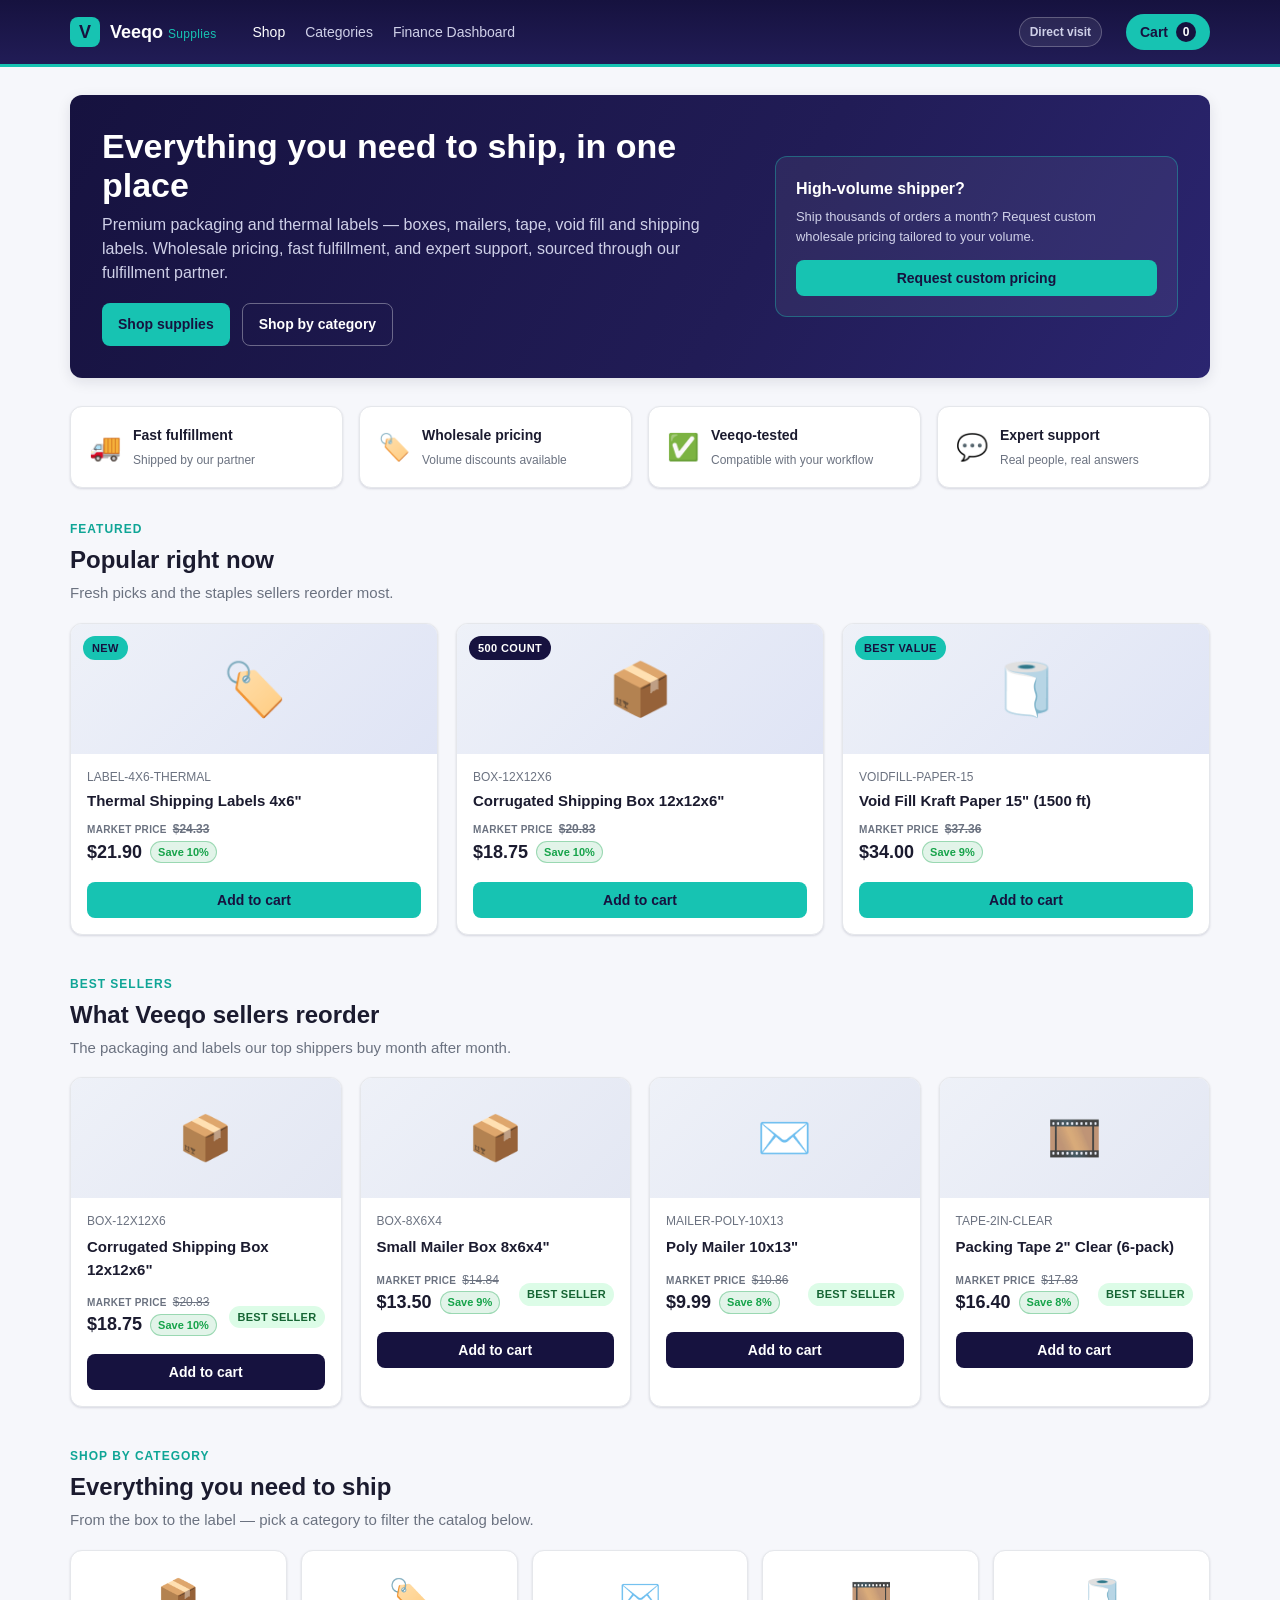
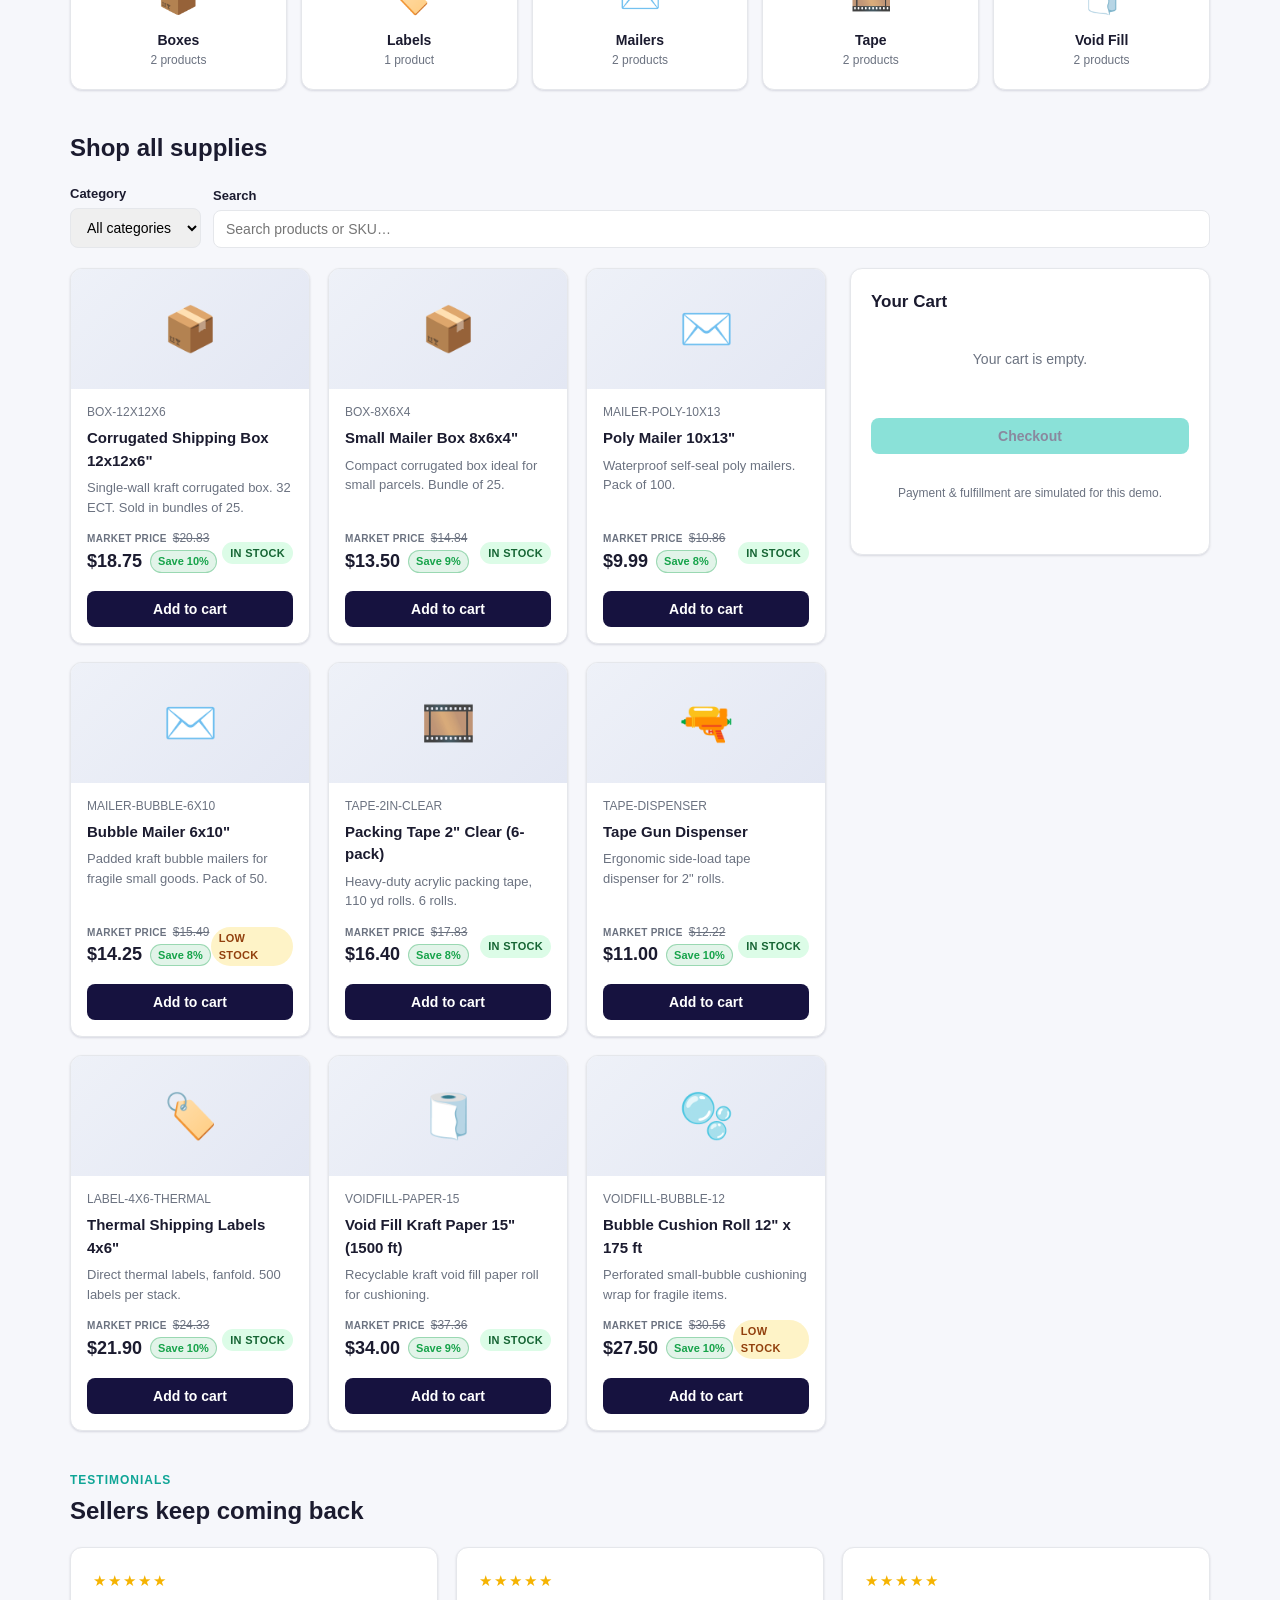
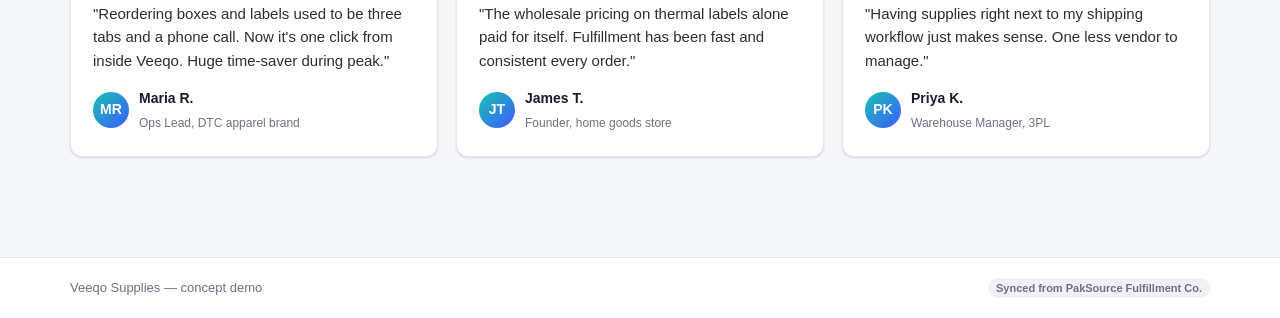
<file: index.html>
<!DOCTYPE html>
<html lang="en">
<head>
  <meta charset="UTF-8" />
  <meta name="viewport" content="width=device-width, initial-scale=1.0" />
  <title>Veeqo Supplies — Packaging &amp; Labels</title>
  <link rel="stylesheet" href="css/styles.css" />
</head>
<body>
  <header class="vq-header">
    <div class="vq-header__inner">
      <a class="vq-logo" href="index.html">
        <span class="vq-logo__mark">V</span>
        <span>Veeqo <span class="vq-logo__sub">Supplies</span></span>
      </a>
      <nav class="vq-nav">
        <a href="index.html" class="active">Shop</a>
        <a href="#categories">Categories</a>
        <a href="dashboard.html">Finance Dashboard</a>
      </nav>
      <div class="vq-header__spacer"></div>
      <span id="attrBadge" class="vq-attr-badge is-direct">Direct visit</span>
      <button class="vq-cart-pill" id="cartToggle">
        <span>Cart</span>
        <span class="vq-cart-pill__count" id="cartCount">0</span>
      </button>
    </div>
  </header>

  <main class="vq-main">

    <!-- HERO -->
    <div class="vq-hero vq-hero--lg">
      <div>
        <h1>Everything you need to ship, in one place</h1>
        <p>Premium packaging and thermal labels — boxes, mailers, tape, void fill and shipping labels. Wholesale pricing, fast fulfillment, and expert support, sourced through our fulfillment partner.</p>
        <div class="vq-hero__ctas">
          <a class="vq-btn vq-btn--primary" href="#shop">Shop supplies</a>
          <a class="vq-btn vq-btn--ghost" href="#categories" style="color:#fff; border-color:rgba(255,255,255,0.35);">Shop by category</a>
        </div>
      </div>
      <div class="vq-hero__callout">
        <h4>High-volume shipper?</h4>
        <p>Ship thousands of orders a month? Request custom wholesale pricing tailored to your volume.</p>
        <button class="vq-btn vq-btn--primary vq-btn--block" id="customPricingBtn">Request custom pricing</button>
      </div>
    </div>

    <!-- TRUST BAR -->
    <div class="vq-trustbar">
      <div class="vq-trust"><span class="vq-trust__icon">🚚</span><span><span class="vq-trust__t">Fast fulfillment</span><br><span class="vq-trust__s">Shipped by our partner</span></span></div>
      <div class="vq-trust"><span class="vq-trust__icon">🏷️</span><span><span class="vq-trust__t">Wholesale pricing</span><br><span class="vq-trust__s">Volume discounts available</span></span></div>
      <div class="vq-trust"><span class="vq-trust__icon">✅</span><span><span class="vq-trust__t">Veeqo-tested</span><br><span class="vq-trust__s">Compatible with your workflow</span></span></div>
      <div class="vq-trust"><span class="vq-trust__icon">💬</span><span><span class="vq-trust__t">Expert support</span><br><span class="vq-trust__s">Real people, real answers</span></span></div>
    </div>

    <!-- FEATURED -->
    <section class="vq-section">
      <div class="vq-section__head">
        <div class="vq-section__eyebrow">Featured</div>
        <h2 class="vq-section__title">Popular right now</h2>
        <p class="vq-section__sub">Fresh picks and the staples sellers reorder most.</p>
      </div>
      <div class="vq-featured" id="featured"><p class="vq-empty">Loading…</p></div>
    </section>

    <!-- BEST SELLERS -->
    <section class="vq-section">
      <div class="vq-section__head">
        <div class="vq-section__eyebrow">Best sellers</div>
        <h2 class="vq-section__title">What Veeqo sellers reorder</h2>
        <p class="vq-section__sub">The packaging and labels our top shippers buy month after month.</p>
      </div>
      <div class="vq-grid" id="bestsellers"><p class="vq-empty">Loading…</p></div>
    </section>

    <!-- SHOP BY CATEGORY -->
    <section class="vq-section" id="categories">
      <div class="vq-section__head">
        <div class="vq-section__eyebrow">Shop by category</div>
        <h2 class="vq-section__title">Everything you need to ship</h2>
        <p class="vq-section__sub">From the box to the label — pick a category to filter the catalog below.</p>
      </div>
      <div class="vq-cats" id="catTiles"></div>
    </section>

    <!-- SHOP (full catalog + cart) -->
    <section id="shop">
      <div class="vq-section__head">
        <h2 class="vq-section__title">Shop all supplies</h2>
      </div>
      <div class="vq-controls">
        <div class="vq-field">
          <label for="catFilter">Category</label>
          <select id="catFilter"><option value="">All categories</option></select>
        </div>
        <div class="vq-field" style="flex:1; min-width:200px;">
          <label for="searchBox">Search</label>
          <input id="searchBox" type="text" placeholder="Search products or SKU…" />
        </div>
      </div>

      <div class="vq-layout">
        <section>
          <div class="vq-grid" id="grid"><p class="vq-empty">Loading catalog…</p></div>
        </section>

        <aside>
          <div class="vq-panel">
            <h3>Your Cart</h3>
            <div id="cartLines"><p class="vq-empty">Your cart is empty.</p></div>
            <div class="vq-totals" id="cartTotals" style="display:none;">
              <div class="row"><span class="muted">Subtotal</span><span id="tSubtotal">$0.00</span></div>
              <div class="row"><span class="muted">Shipping</span><span id="tShipping">$0.00</span></div>
              <div class="row"><span class="muted">Tax (8.25%)</span><span id="tTax">$0.00</span></div>
              <div class="row grand"><span>Order total</span><span id="tOrderValue">$0.00</span></div>
            </div>
            <button class="vq-btn vq-btn--primary vq-btn--block" id="checkoutBtn" style="margin-top:14px;" disabled>Checkout</button>
            <p class="vq-empty" style="margin-top:10px; font-size:12px;">Payment &amp; fulfillment are simulated for this demo.</p>
          </div>
        </aside>
      </div>
    </section>

    <!-- TESTIMONIALS -->
    <section class="vq-section" style="margin-top:40px;">
      <div class="vq-section__head">
        <div class="vq-section__eyebrow">Testimonials</div>
        <h2 class="vq-section__title">Sellers keep coming back</h2>
      </div>
      <div class="vq-testimonials">
        <div class="vq-quote">
          <div class="vq-quote__stars">★★★★★</div>
          <p class="vq-quote__text">"Reordering boxes and labels used to be three tabs and a phone call. Now it's one click from inside Veeqo. Huge time-saver during peak."</p>
          <div class="vq-quote__who"><span class="vq-quote__avatar">MR</span><span><span class="vq-quote__name">Maria R.</span><br><span class="vq-quote__role">Ops Lead, DTC apparel brand</span></span></div>
        </div>
        <div class="vq-quote">
          <div class="vq-quote__stars">★★★★★</div>
          <p class="vq-quote__text">"The wholesale pricing on thermal labels alone paid for itself. Fulfillment has been fast and consistent every order."</p>
          <div class="vq-quote__who"><span class="vq-quote__avatar">JT</span><span><span class="vq-quote__name">James T.</span><br><span class="vq-quote__role">Founder, home goods store</span></span></div>
        </div>
        <div class="vq-quote">
          <div class="vq-quote__stars">★★★★★</div>
          <p class="vq-quote__text">"Having supplies right next to my shipping workflow just makes sense. One less vendor to manage."</p>
          <div class="vq-quote__who"><span class="vq-quote__avatar">PK</span><span><span class="vq-quote__name">Priya K.</span><br><span class="vq-quote__role">Warehouse Manager, 3PL</span></span></div>
        </div>
      </div>
    </section>

  </main>

  <footer class="vq-footer">
    <div class="vq-footer__inner">
      <span>Veeqo Supplies — concept demo</span>
      <span class="vq-tag" id="syncInfo">catalog</span>
    </div>
  </footer>

  <!-- Checkout modal -->
  <div class="vq-modal-overlay" id="checkoutModal">
    <div class="vq-modal">
      <div class="vq-modal__head">
        <h3>Checkout</h3>
        <p>Simulated payment — no real card is processed.</p>
      </div>
      <div class="vq-modal__body">
        <div class="vq-field">
          <label>Name on card</label>
          <input type="text" id="ccName" value="Sample Shopper" />
        </div>
        <div class="vq-field">
          <label>Card number</label>
          <input type="text" id="ccNum" value="4242 4242 4242 4242" />
          <div class="hint">Only a PSP reference is stored — never raw card data.</div>
        </div>
        <div class="vq-totals">
          <div class="row grand"><span>Amount</span><span id="payAmount">$0.00</span></div>
        </div>
      </div>
      <div class="vq-modal__foot">
        <button class="vq-btn vq-btn--ghost" id="cancelCheckout">Cancel</button>
        <button class="vq-btn vq-btn--primary" id="payBtn" style="flex:1;">Pay now</button>
      </div>
    </div>
  </div>

  <div class="vq-toast" id="toast"></div>

  <script src="js/attribution.js"></script>
  <script src="js/catalog.js"></script>
  <script src="js/commission.js"></script>
  <script src="js/cart.js"></script>
  <script src="js/order.js"></script>
  <script src="js/storefront.js"></script>
</body>
</html>
</file>
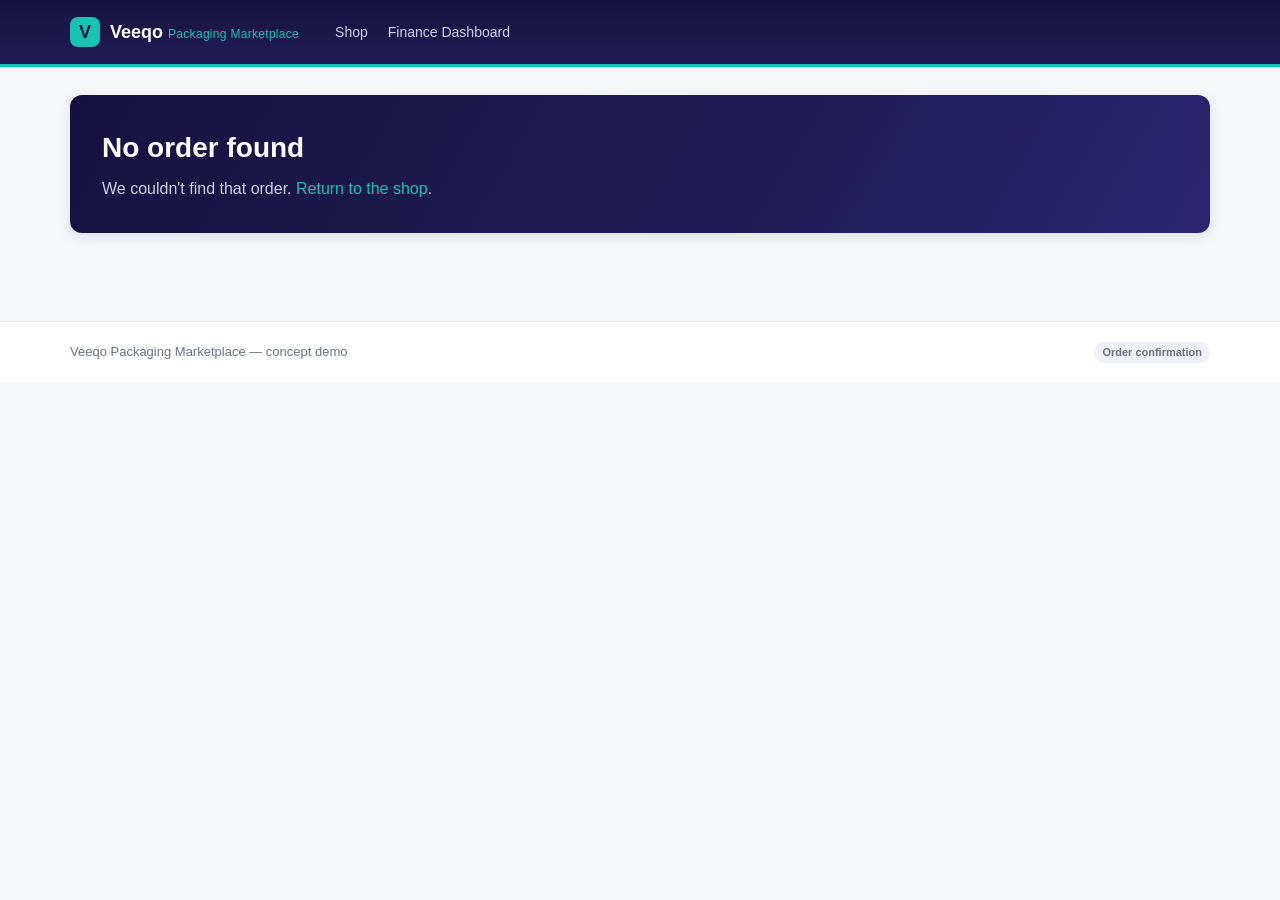
<file: confirmation.html>
<!DOCTYPE html>
<html lang="en">
<head>
  <meta charset="UTF-8" />
  <meta name="viewport" content="width=device-width, initial-scale=1.0" />
  <title>Order Confirmed — Veeqo Packaging Marketplace</title>
  <link rel="stylesheet" href="css/styles.css" />
</head>
<body>
  <header class="vq-header">
    <div class="vq-header__inner">
      <a class="vq-logo" href="index.html">
        <span class="vq-logo__mark">V</span>
        <span>Veeqo <span class="vq-logo__sub">Packaging Marketplace</span></span>
      </a>
      <nav class="vq-nav">
        <a href="index.html">Shop</a>
        <a href="dashboard.html">Finance Dashboard</a>
      </nav>
      <div class="vq-header__spacer"></div>
    </div>
  </header>

  <main class="vq-main">
    <div id="confirmRoot"><p class="vq-empty">Loading your order…</p></div>
  </main>

  <footer class="vq-footer">
    <div class="vq-footer__inner">
      <span>Veeqo Packaging Marketplace — concept demo</span>
      <span class="vq-tag">Order confirmation</span>
    </div>
  </footer>

  <script src="js/commission.js"></script>
  <script src="js/order.js"></script>
  <script>
  (function () {
    "use strict";
    var money = function (n, c) {
      return new Intl.NumberFormat("en-US", { style: "currency", currency: c || "USD" }).format(n);
    };
    function esc(s) { return String(s == null ? "" : s).replace(/[&<>"]/g, function (c) {
      return { "&": "&amp;", "<": "&lt;", ">": "&gt;", '"': "&quot;" }[c]; }); }

    var params = new URLSearchParams(location.search);
    var orderId = params.get("order");
    try { if (!orderId) orderId = sessionStorage.getItem("vq_last_order"); } catch (e) {}

    var root = document.getElementById("confirmRoot");
    var order = orderId ? window.Orders.getOrder(orderId) : null;

    if (!order) {
      root.innerHTML = '<div class="vq-hero"><h1>No order found</h1>' +
        '<p>We couldn\'t find that order. <a href="index.html" style="color:#17c3b2;">Return to the shop</a>.</p></div>';
      return;
    }

    var pending = order.status === "PAID" && order.fulfillmentPending;
    var statusLine = order.status === "CONFIRMED"
      ? '<span class="vq-stock in">Confirmed &amp; sent to supplier</span>'
      : (pending
        ? '<span class="vq-stock low">Paid — awaiting supplier confirmation</span>'
        : '<span class="vq-stock in">' + esc(order.status) + '</span>');

    var lines = order.lines.map(function (l) {
      return '<tr><td>' + esc(l.name) + '<br><small style="color:#6b7280;">' + esc(l.sku) + '</small></td>' +
        '<td class="num">' + l.quantity + '</td>' +
        '<td class="num">' + money(l.unitPriceAtPurchase, order.currency) + '</td>' +
        '<td class="num">' + money(l.lineTotal, order.currency) + '</td></tr>';
    }).join("");

    root.innerHTML =
      '<div class="vq-hero" style="background:linear-gradient(120deg,#0fa596,#17c3b2);">' +
        '<h1>✓ Order confirmed</h1>' +
        '<p>Thanks! Your packaging order has been placed and handed to our fulfillment partner.</p>' +
      '</div>' +
      '<div class="vq-stats">' +
        '<div class="vq-stat"><div class="vq-stat__label">Order ID</div><div class="vq-stat__value" style="font-size:15px; word-break:break-all;">' + esc(order.orderId) + '</div></div>' +
        '<div class="vq-stat"><div class="vq-stat__label">Supplier Order ID</div><div class="vq-stat__value" style="font-size:18px;">' + esc(order.supplierOrderId || "Pending") + '</div></div>' +
        '<div class="vq-stat"><div class="vq-stat__label">Status</div><div class="vq-stat__value" style="font-size:15px;">' + statusLine + '</div></div>' +
        '<div class="vq-stat accent"><div class="vq-stat__label">Order Total</div><div class="vq-stat__value">' + money(order.orderValue, order.currency) + '</div></div>' +
      '</div>' +
      (pending ? '<div class="vq-recon bad" style="background:#fef3c7;color:#92400e;border-color:#fcd34d;">Payment captured and revenue recorded. The supplier hand-off did not complete and will be retried automatically — your card was still charged and the order is valid.</div>' : '') +
      '<div class="vq-table-wrap" style="margin-bottom:20px;">' +
        '<table class="vq-table"><thead><tr><th>Item</th><th class="num">Qty</th><th class="num">Unit price</th><th class="num">Line total</th></tr></thead>' +
        '<tbody>' + lines + '</tbody>' +
        '<tfoot>' +
          '<tr><td colspan="3" class="num" style="color:#6b7280;">Subtotal</td><td class="num">' + money(order.subtotal, order.currency) + '</td></tr>' +
          '<tr><td colspan="3" class="num" style="color:#6b7280;">Shipping</td><td class="num">' + (order.shipping === 0 ? "FREE" : money(order.shipping, order.currency)) + '</td></tr>' +
          '<tr><td colspan="3" class="num" style="color:#6b7280;">Tax</td><td class="num">' + money(order.tax, order.currency) + '</td></tr>' +
          '<tr><td colspan="3" class="num" style="font-weight:700;">Order total</td><td class="num" style="font-weight:700;">' + money(order.orderValue, order.currency) + '</td></tr>' +
        '</tfoot></table>' +
      '</div>' +
      '<div style="display:flex; gap:12px; align-items:center;">' +
        '<a class="vq-btn vq-btn--primary" href="index.html">Continue shopping</a>' +
        '<a class="vq-btn vq-btn--ghost" href="dashboard.html">View finance dashboard</a>' +
        '<span class="vq-tag">Attribution: ' + esc(order.attribution.source) + '</span>' +
      '</div>';
  })();
  </script>
</body>
</html>
</file>
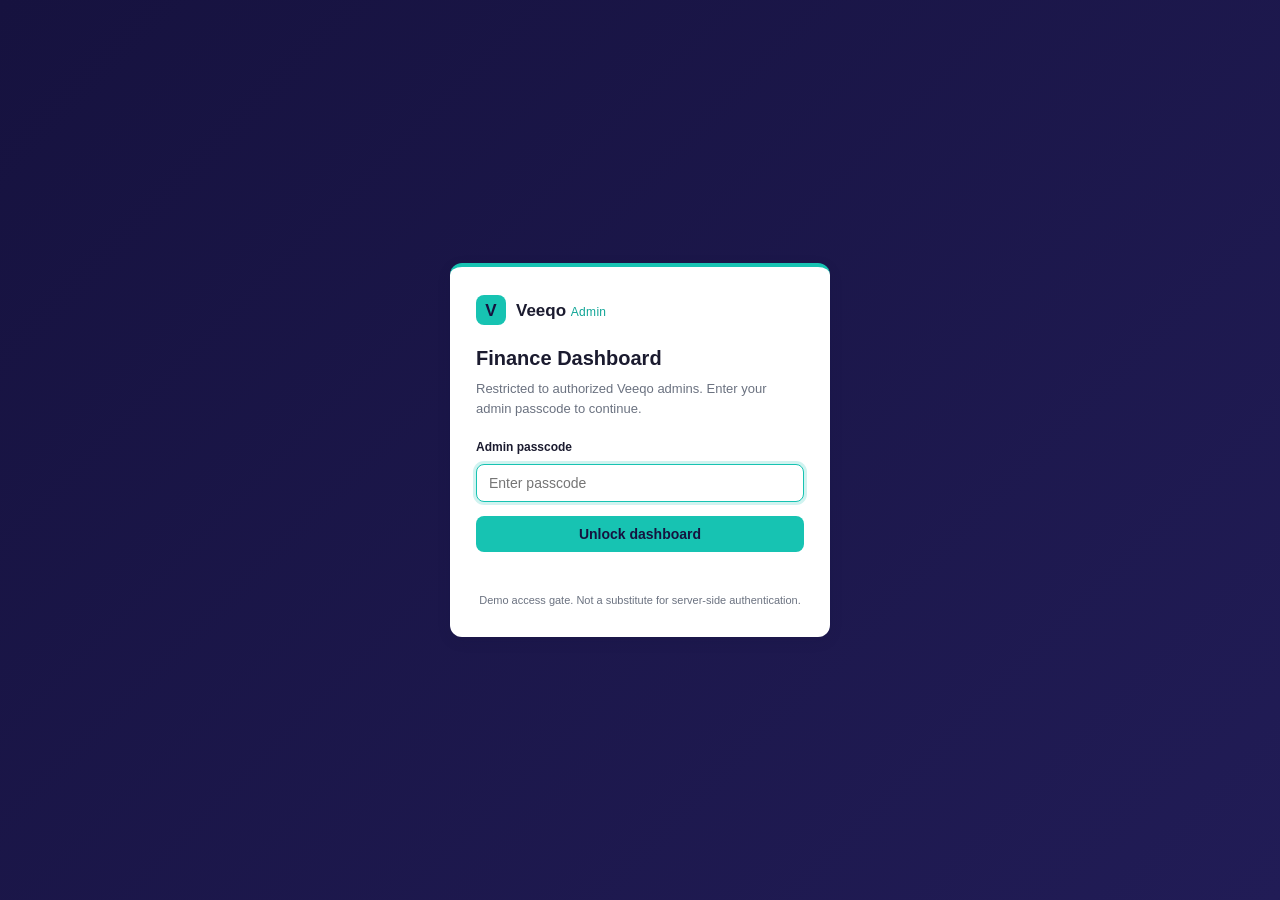
<file: dashboard.html>
<!DOCTYPE html>
<html lang="en">
<head>
  <meta charset="UTF-8" />
  <meta name="viewport" content="width=device-width, initial-scale=1.0" />
  <title>Finance Dashboard — Veeqo Packaging Marketplace</title>
  <link rel="stylesheet" href="css/styles.css" />
</head>
<body>
  <header class="vq-header">
    <div class="vq-header__inner">
      <a class="vq-logo" href="index.html">
        <span class="vq-logo__mark">V</span>
        <span>Veeqo <span class="vq-logo__sub">Packaging Marketplace</span></span>
      </a>
      <nav class="vq-nav">
        <a href="index.html">Shop</a>
        <a href="dashboard.html" class="active">Finance Dashboard</a>
      </nav>
      <div class="vq-header__spacer"></div>
      <span class="vq-attr-badge" id="rateBadge">Commission —</span>
    </div>
  </header>

  <main class="vq-main">
    <h1 class="vq-page-title">Revenue &amp; Commission</h1>
    <p class="vq-page-sub">Per-order revenue, Veeqo's commission split, and supplier payable. Aggregates only non-reversed revenue records (P2, P6, P11).</p>

    <div class="vq-controls">
      <div class="vq-field">
        <label for="fromDate">From</label>
        <input type="date" id="fromDate" />
      </div>
      <div class="vq-field">
        <label for="toDate">To</label>
        <input type="date" id="toDate" />
      </div>
      <div class="vq-field">
        <label for="sourceFilter">Attribution source</label>
        <select id="sourceFilter">
          <option value="ALL">All sources</option>
          <option value="VEEQO">Veeqo</option>
          <option value="DIRECT">Direct</option>
          <option value="OTHER">Other</option>
        </select>
      </div>
      <button class="vq-btn vq-btn--ghost" id="applyBtn">Apply</button>
      <div class="vq-header__spacer"></div>
      <button class="vq-btn vq-btn--ghost" id="seedBtn" title="Generate sample orders">Seed demo data</button>
      <button class="vq-btn vq-btn--ghost" id="resetBtn" title="Clear all orders + revenue">Reset data</button>
    </div>

    <div id="rangeError" class="vq-recon bad" style="display:none;">End date is before start date — please fix the range (Req 11).</div>

    <div class="vq-stats">
      <div class="vq-stat"><div class="vq-stat__label">Orders</div><div class="vq-stat__value" id="sOrders">0</div></div>
      <div class="vq-stat"><div class="vq-stat__label">Gross revenue</div><div class="vq-stat__value" id="sGross">$0.00</div></div>
      <div class="vq-stat accent"><div class="vq-stat__label">Veeqo commission</div><div class="vq-stat__value" id="sCommission">$0.00</div></div>
      <div class="vq-stat"><div class="vq-stat__label">Supplier payable</div><div class="vq-stat__value" id="sPayable">$0.00</div></div>
    </div>

    <div id="reconBanner" class="vq-recon ok">Reconciliation: commission + supplier payable = gross revenue ✓ (P2)</div>

    <div class="vq-table-wrap">
      <table class="vq-table">
        <thead>
          <tr>
            <th>Order</th>
            <th>Date</th>
            <th>Source</th>
            <th>Status</th>
            <th class="num">Gross</th>
            <th class="num">Rate</th>
            <th class="num">Commission</th>
            <th class="num">Supplier payable</th>
            <th></th>
          </tr>
        </thead>
        <tbody id="rows"><tr><td colspan="9" class="vq-empty">No orders yet. Place an order from the shop, or click “Seed demo data”.</td></tr></tbody>
      </table>
    </div>
  </main>

  <footer class="vq-footer">
    <div class="vq-footer__inner">
      <span>Veeqo Packaging Marketplace — concept demo</span>
      <span class="vq-tag">Finance / Reporting Service</span>
    </div>
  </footer>

  <div class="vq-toast" id="toast"></div>

  <!-- Admin gate loads first: demo deterrent, not real auth (see admin-gate.js). -->
  <script src="js/admin-gate.js"></script>
  <script src="js/attribution.js"></script>
  <script src="js/catalog.js"></script>
  <script src="js/commission.js"></script>
  <script src="js/cart.js"></script>
  <script src="js/order.js"></script>
  <script src="js/dashboard.js"></script>
</body>
</html>
</file>
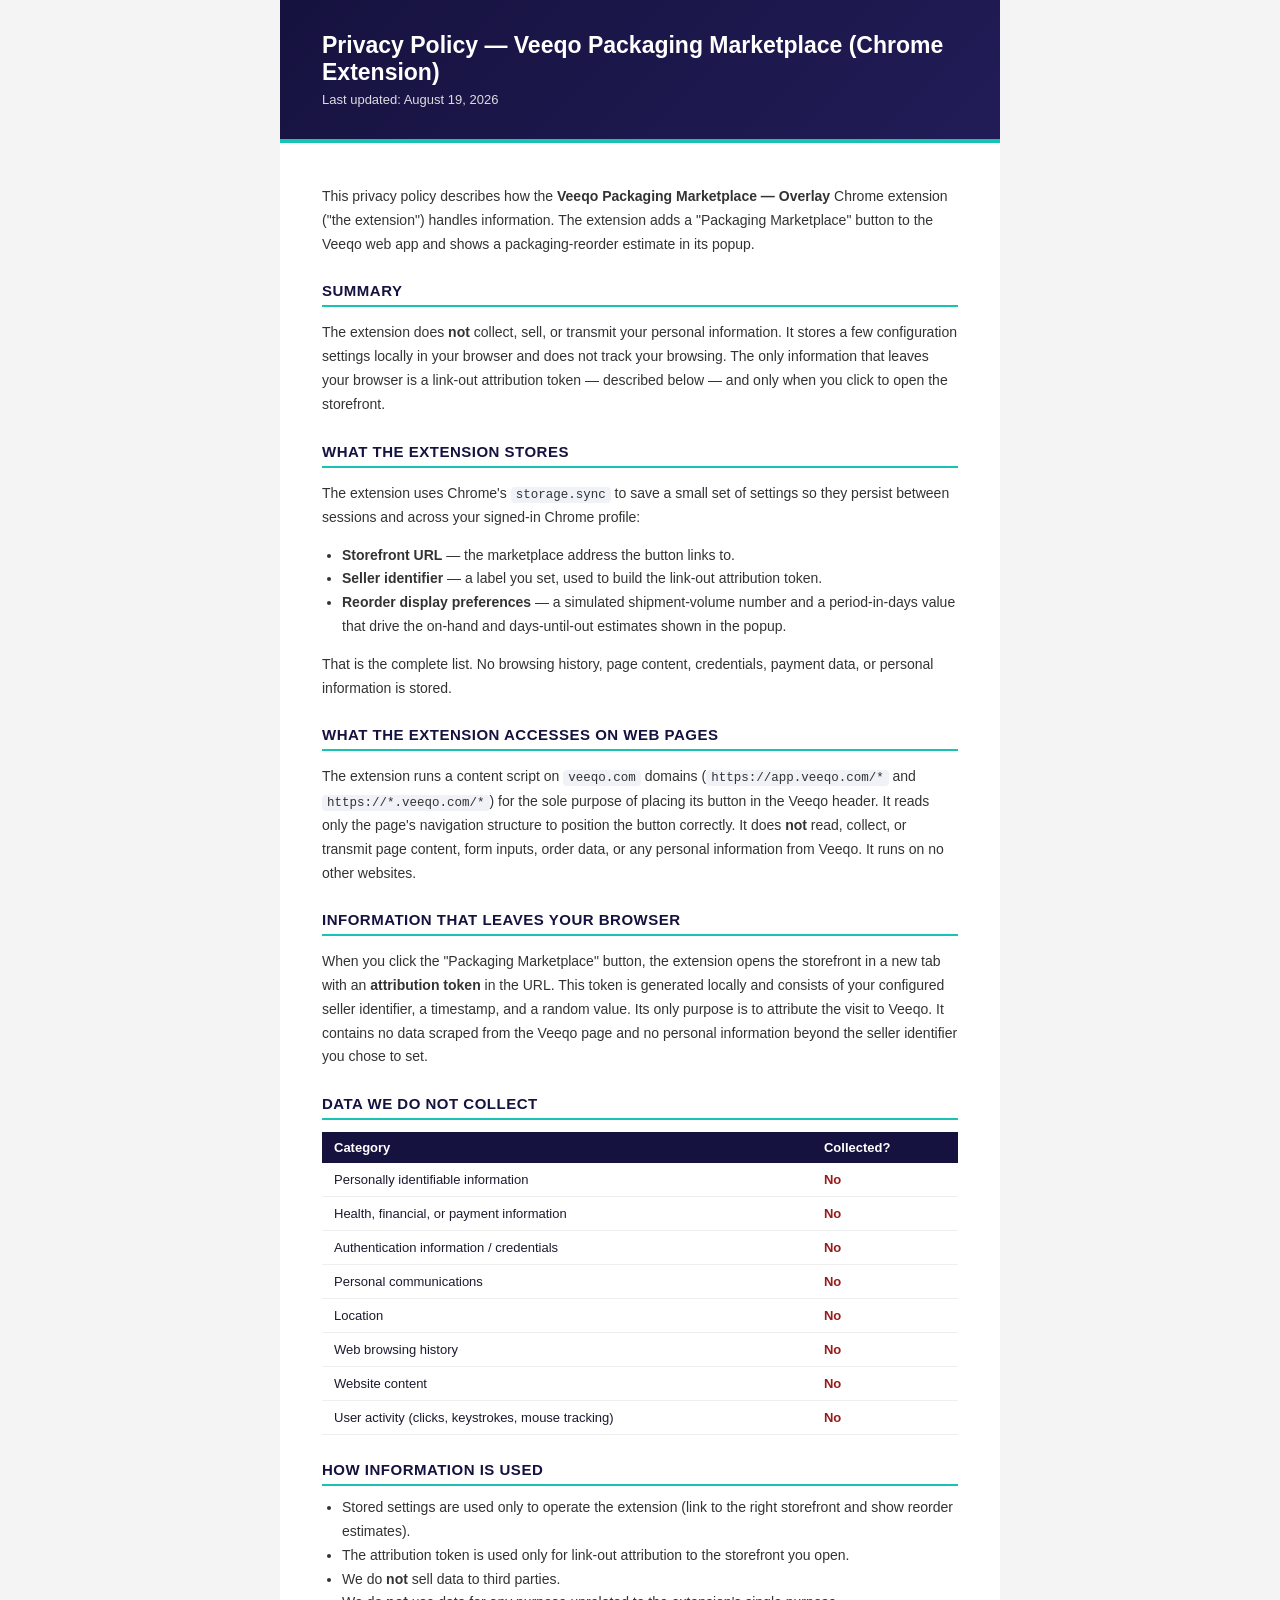
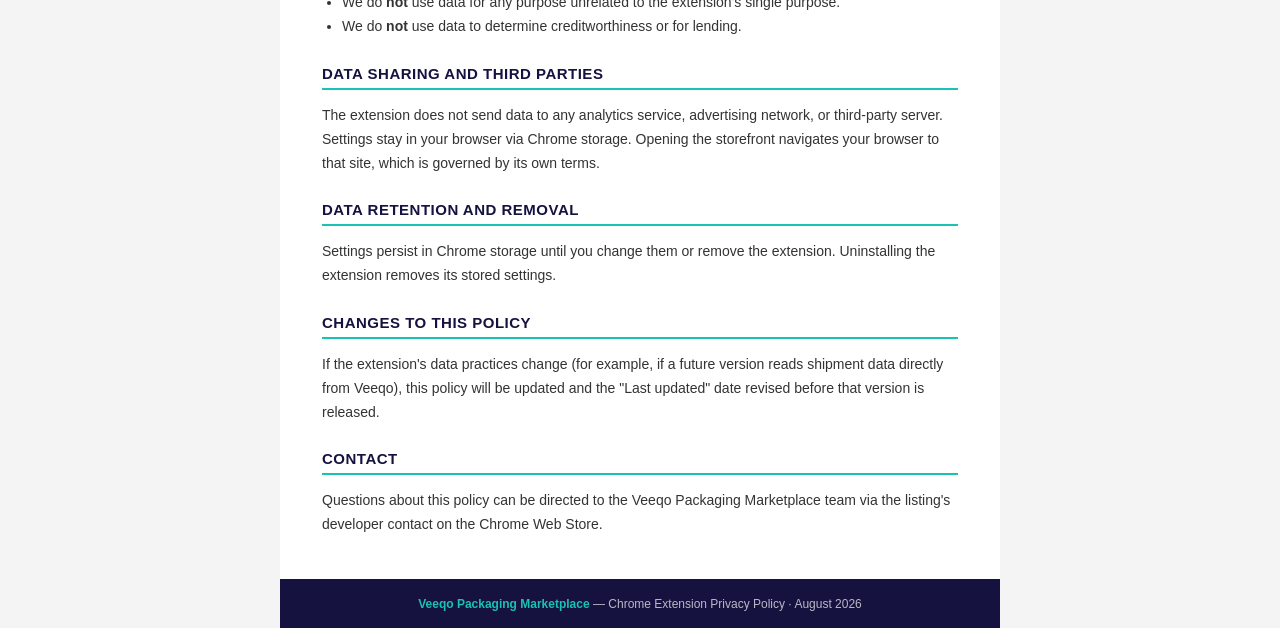
<file: privacy.html>
<!DOCTYPE html>
<html lang="en">
<head>
<meta charset="UTF-8">
<meta name="viewport" content="width=device-width, initial-scale=1.0">
<title>Privacy Policy — Veeqo Packaging Marketplace Extension</title>
<style>
  body { font-family: -apple-system, BlinkMacSystemFont, 'Segoe UI', Roboto, 'Helvetica Neue', Arial, sans-serif; margin:0; padding:0; background:#f4f4f4; color:#1b1b2f; }
  .wrap { max-width:720px; margin:0 auto; background:#fff; }
  .hero { background:linear-gradient(135deg,#16123f 0%,#211c56 100%); color:#fff; padding:32px 42px; border-bottom:4px solid #17c3b2; }
  .hero h1 { font-size:23px; margin:0 0 6px; }
  .hero .sub { font-size:13px; opacity:.85; margin:0; }
  .body { padding:28px 42px; }
  .body h2 { font-size:15px; color:#16123f; margin:26px 0 10px; padding-bottom:6px; border-bottom:2px solid #17c3b2; text-transform:uppercase; letter-spacing:.5px; }
  .body h2:first-child { margin-top:0; }
  .body p, .body li { font-size:14px; line-height:1.7; color:#333; }
  .body ul { padding-left:20px; margin:0 0 14px; }
  table { width:100%; border-collapse:collapse; margin:12px 0; font-size:13px; }
  th { background:#16123f; color:#fff; padding:8px 12px; text-align:left; }
  td { padding:9px 12px; border-bottom:1px solid #eee; }
  .yes { color:#166534; font-weight:700; } .no { color:#991b1b; font-weight:700; }
  .footer { background:#16123f; color:rgba(255,255,255,.7); padding:18px 42px; font-size:12px; text-align:center; }
  .footer strong { color:#17c3b2; }
  code { background:#f0f2f8; padding:1px 5px; border-radius:4px; font-size:12.5px; }
</style>
</head>
<body>
<div class="wrap">
  <div class="hero">
    <h1>Privacy Policy — Veeqo Packaging Marketplace (Chrome Extension)</h1>
    <p class="sub">Last updated: August 19, 2026</p>
  </div>
  <div class="body">

    <p>This privacy policy describes how the <strong>Veeqo Packaging Marketplace — Overlay</strong>
    Chrome extension ("the extension") handles information. The extension adds a "Packaging
    Marketplace" button to the Veeqo web app and shows a packaging-reorder estimate in its popup.</p>

    <h2>Summary</h2>
    <p>The extension does <strong>not</strong> collect, sell, or transmit your personal information.
    It stores a few configuration settings locally in your browser and does not track your browsing.
    The only information that leaves your browser is a link-out attribution token — described below —
    and only when you click to open the storefront.</p>

    <h2>What the extension stores</h2>
    <p>The extension uses Chrome's <code>storage.sync</code> to save a small set of settings so they
    persist between sessions and across your signed-in Chrome profile:</p>
    <ul>
      <li><strong>Storefront URL</strong> — the marketplace address the button links to.</li>
      <li><strong>Seller identifier</strong> — a label you set, used to build the link-out attribution token.</li>
      <li><strong>Reorder display preferences</strong> — a simulated shipment-volume number and a
      period-in-days value that drive the on-hand and days-until-out estimates shown in the popup.</li>
    </ul>
    <p>That is the complete list. No browsing history, page content, credentials, payment data, or
    personal information is stored.</p>

    <h2>What the extension accesses on web pages</h2>
    <p>The extension runs a content script on <code>veeqo.com</code> domains
    (<code>https://app.veeqo.com/*</code> and <code>https://*.veeqo.com/*</code>) for the sole purpose
    of placing its button in the Veeqo header. It reads only the page's navigation structure to
    position the button correctly. It does <strong>not</strong> read, collect, or transmit page
    content, form inputs, order data, or any personal information from Veeqo. It runs on no other
    websites.</p>

    <h2>Information that leaves your browser</h2>
    <p>When you click the "Packaging Marketplace" button, the extension opens the storefront in a new
    tab with an <strong>attribution token</strong> in the URL. This token is generated locally and
    consists of your configured seller identifier, a timestamp, and a random value. Its only purpose
    is to attribute the visit to Veeqo. It contains no data scraped from the Veeqo page and no
    personal information beyond the seller identifier you chose to set.</p>

    <h2>Data we do not collect</h2>
    <table>
      <tr><th>Category</th><th>Collected?</th></tr>
      <tr><td>Personally identifiable information</td><td class="no">No</td></tr>
      <tr><td>Health, financial, or payment information</td><td class="no">No</td></tr>
      <tr><td>Authentication information / credentials</td><td class="no">No</td></tr>
      <tr><td>Personal communications</td><td class="no">No</td></tr>
      <tr><td>Location</td><td class="no">No</td></tr>
      <tr><td>Web browsing history</td><td class="no">No</td></tr>
      <tr><td>Website content</td><td class="no">No</td></tr>
      <tr><td>User activity (clicks, keystrokes, mouse tracking)</td><td class="no">No</td></tr>
    </table>

    <h2>How information is used</h2>
    <ul>
      <li>Stored settings are used only to operate the extension (link to the right storefront and
      show reorder estimates).</li>
      <li>The attribution token is used only for link-out attribution to the storefront you open.</li>
      <li>We do <strong>not</strong> sell data to third parties.</li>
      <li>We do <strong>not</strong> use data for any purpose unrelated to the extension's single purpose.</li>
      <li>We do <strong>not</strong> use data to determine creditworthiness or for lending.</li>
    </ul>

    <h2>Data sharing and third parties</h2>
    <p>The extension does not send data to any analytics service, advertising network, or third-party
    server. Settings stay in your browser via Chrome storage. Opening the storefront navigates your
    browser to that site, which is governed by its own terms.</p>

    <h2>Data retention and removal</h2>
    <p>Settings persist in Chrome storage until you change them or remove the extension. Uninstalling
    the extension removes its stored settings.</p>

    <h2>Changes to this policy</h2>
    <p>If the extension's data practices change (for example, if a future version reads shipment data
    directly from Veeqo), this policy will be updated and the "Last updated" date revised before that
    version is released.</p>

    <h2>Contact</h2>
    <p>Questions about this policy can be directed to the Veeqo Packaging Marketplace team via the
    listing's developer contact on the Chrome Web Store.</p>

  </div>
  <div class="footer">
    <strong>Veeqo Packaging Marketplace</strong> — Chrome Extension Privacy Policy · August 2026
  </div>
</div>
</body>
</html>
</file>
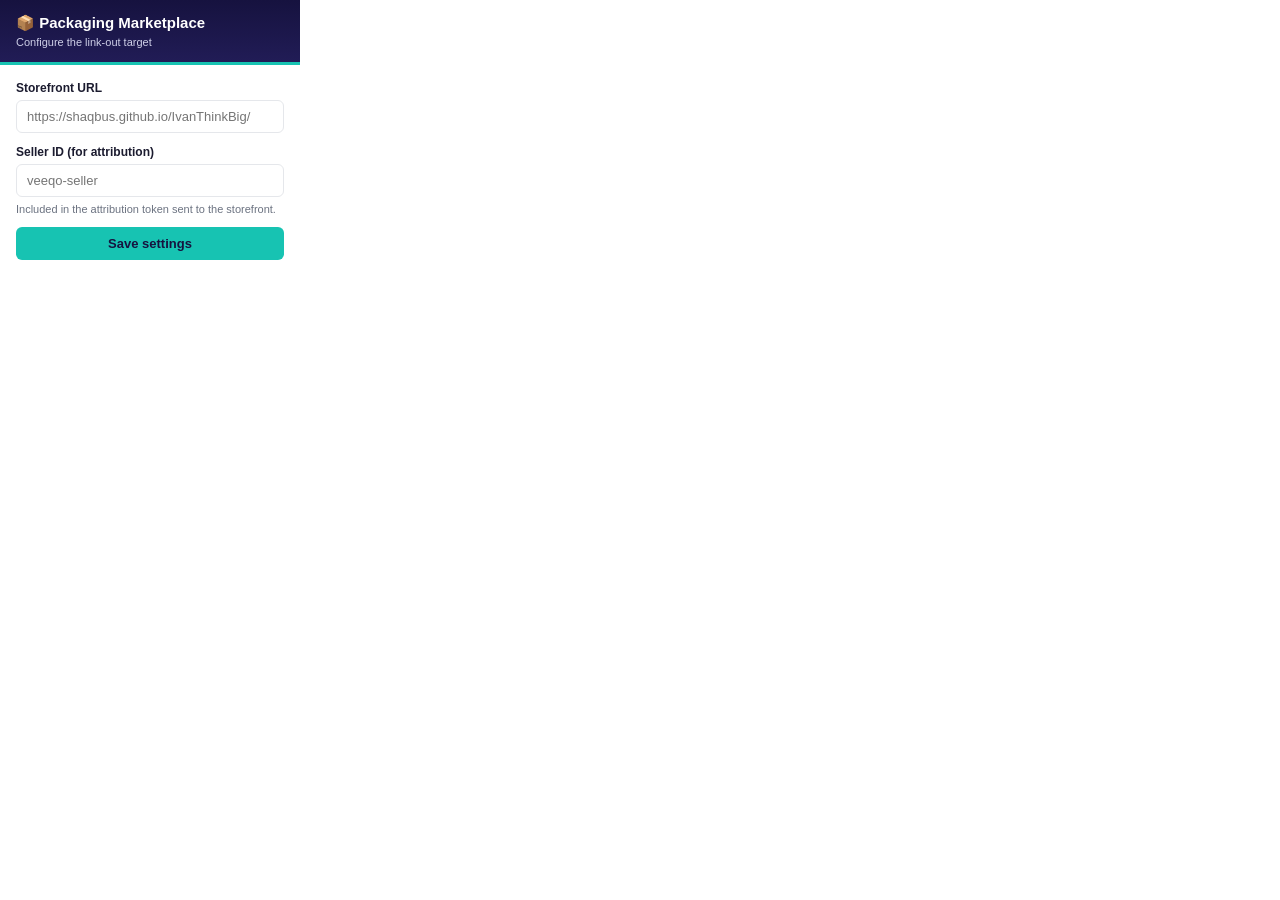
<file: extension/popup.html>
<!DOCTYPE html>
<html lang="en">
<head>
  <meta charset="UTF-8" />
  <style>
    body { width: 300px; margin: 0; font-family: "Segoe UI", Arial, sans-serif; color: #1b1b2f; }
    .head { background: linear-gradient(180deg,#16123f,#211c56); color:#fff; padding: 14px 16px; border-bottom: 3px solid #17c3b2; }
    .head h1 { margin: 0; font-size: 15px; }
    .head p { margin: 4px 0 0; font-size: 11px; color: #cfd0e8; }
    .body { padding: 16px; }
    label { display:block; font-size: 12px; font-weight: 600; margin-bottom: 5px; }
    input { width: 100%; box-sizing: border-box; padding: 8px 10px; border: 1px solid #e5e7eb; border-radius: 6px; font-size: 13px; margin-bottom: 12px; }
    button { width: 100%; background:#17c3b2; color:#16123f; border:none; border-radius:6px; padding:9px; font-weight:700; font-size:13px; cursor:pointer; }
    button:hover { background:#0fa596; }
    .status { font-size: 11px; color:#16a34a; text-align:center; margin-top:8px; min-height:14px; }
    .hint { font-size:11px; color:#6b7280; margin: -6px 0 12px; }
  </style>
</head>
<body>
  <div class="head">
    <h1>📦 Packaging Marketplace</h1>
    <p>Configure the link-out target</p>
  </div>
  <div class="body">
    <label for="url">Storefront URL</label>
    <input id="url" type="text" placeholder="https://shaqbus.github.io/IvanThinkBig/" />
    <label for="seller">Seller ID (for attribution)</label>
    <input id="seller" type="text" placeholder="veeqo-seller" />
    <div class="hint">Included in the attribution token sent to the storefront.</div>
    <button id="save">Save settings</button>
    <div class="status" id="status"></div>
  </div>
  <script src="popup.js"></script>
</body>
</html>
</file>
<file: css/styles.css>
/* ============================================================
   Veeqo Packaging Marketplace — shared styles
   Veeqo-inspired visual language: deep navy header, teal accent,
   clean cards, rounded corners, system font stack.
   ============================================================ */

:root {
  /* Brand palette (Veeqo-inspired) */
  --vq-navy: #16123f;
  --vq-navy-2: #211c56;
  --vq-teal: #17c3b2;
  --vq-teal-dark: #0fa596;
  --vq-blue: #3d5afe;
  --vq-ink: #1b1b2f;
  --vq-body: #2c2c3a;
  --vq-muted: #6b7280;
  --vq-line: #e5e7eb;
  --vq-bg: #f6f7fb;
  --vq-card: #ffffff;
  --vq-success: #16a34a;
  --vq-warn: #d97706;
  --vq-danger: #dc2626;

  --radius: 12px;
  --radius-sm: 8px;
  --shadow-sm: 0 1px 2px rgba(16, 18, 45, 0.06), 0 1px 3px rgba(16, 18, 45, 0.08);
  --shadow-md: 0 4px 14px rgba(16, 18, 45, 0.10);
  --maxw: 1180px;
  --font: "Segoe UI", -apple-system, BlinkMacSystemFont, Roboto, Helvetica, Arial, sans-serif;
}

* { box-sizing: border-box; }

html, body {
  margin: 0;
  padding: 0;
  font-family: var(--font);
  color: var(--vq-body);
  background: var(--vq-bg);
  line-height: 1.5;
}

a { color: var(--vq-blue); text-decoration: none; }
a:hover { text-decoration: underline; }

/* ---------- Header ---------- */
.vq-header {
  background: linear-gradient(180deg, var(--vq-navy) 0%, var(--vq-navy-2) 100%);
  color: #fff;
  border-bottom: 3px solid var(--vq-teal);
}
.vq-header__inner {
  max-width: var(--maxw);
  margin: 0 auto;
  padding: 0 20px;
  height: 64px;
  display: flex;
  align-items: center;
  gap: 24px;
}
.vq-logo {
  display: flex;
  align-items: center;
  gap: 10px;
  font-weight: 700;
  font-size: 18px;
  color: #fff;
}
.vq-logo:hover { text-decoration: none; }
.vq-logo__mark {
  width: 30px; height: 30px;
  border-radius: 8px;
  background: var(--vq-teal);
  display: grid; place-items: center;
  color: var(--vq-navy);
  font-weight: 800;
}
.vq-logo__sub {
  font-weight: 400;
  font-size: 12px;
  color: var(--vq-teal);
  letter-spacing: 0.3px;
}
.vq-nav {
  display: flex;
  gap: 20px;
  margin-left: 12px;
}
.vq-nav a {
  color: #cfd0e8;
  font-size: 14px;
  font-weight: 500;
  padding: 6px 0;
}
.vq-nav a:hover, .vq-nav a.active { color: #fff; text-decoration: none; }
.vq-header__spacer { flex: 1; }

/* Attribution badge shows shopper arrived from Veeqo */
.vq-attr-badge {
  display: inline-flex;
  align-items: center;
  gap: 6px;
  background: rgba(23, 195, 178, 0.15);
  border: 1px solid rgba(23, 195, 178, 0.5);
  color: var(--vq-teal);
  padding: 5px 10px;
  border-radius: 999px;
  font-size: 12px;
  font-weight: 600;
}
.vq-attr-badge.is-direct {
  background: rgba(255,255,255,0.08);
  border-color: rgba(255,255,255,0.25);
  color: #cfd0e8;
}

/* Cart pill */
.vq-cart-pill {
  display: inline-flex;
  align-items: center;
  gap: 8px;
  background: var(--vq-teal);
  color: var(--vq-navy);
  font-weight: 700;
  padding: 8px 14px;
  border-radius: 999px;
  cursor: pointer;
  border: none;
  font-size: 14px;
}
.vq-cart-pill:hover { background: var(--vq-teal-dark); }
.vq-cart-pill__count {
  background: var(--vq-navy);
  color: #fff;
  border-radius: 999px;
  min-width: 20px;
  height: 20px;
  display: grid; place-items: center;
  font-size: 12px;
  padding: 0 5px;
}

/* ---------- Layout ---------- */
.vq-main {
  max-width: var(--maxw);
  margin: 0 auto;
  padding: 28px 20px 60px;
}
.vq-page-title { font-size: 26px; color: var(--vq-ink); margin: 0 0 4px; }
.vq-page-sub { color: var(--vq-muted); margin: 0 0 24px; font-size: 15px; }

.vq-hero {
  background: linear-gradient(120deg, var(--vq-navy) 0%, var(--vq-navy-2) 60%, #2b2570 100%);
  color: #fff;
  border-radius: var(--radius);
  padding: 32px;
  margin-bottom: 28px;
  box-shadow: var(--shadow-md);
}
.vq-hero h1 { margin: 0 0 8px; font-size: 28px; }
.vq-hero p { margin: 0; color: #cfd0e8; max-width: 640px; }

/* ---------- Grid + cards ---------- */
.vq-layout {
  display: grid;
  grid-template-columns: 1fr 360px;
  gap: 24px;
  align-items: start;
}
@media (max-width: 900px) {
  .vq-layout { grid-template-columns: 1fr; }
}

.vq-grid {
  display: grid;
  grid-template-columns: repeat(auto-fill, minmax(240px, 1fr));
  gap: 18px;
}

.vq-card {
  background: var(--vq-card);
  border: 1px solid var(--vq-line);
  border-radius: var(--radius);
  box-shadow: var(--shadow-sm);
  overflow: hidden;
  display: flex;
  flex-direction: column;
}
.vq-card__media {
  height: 120px;
  background: linear-gradient(135deg, #eef1f8, #e3e7f3);
  display: grid; place-items: center;
  font-size: 44px;
}
.vq-card__body { padding: 14px 16px 16px; display: flex; flex-direction: column; gap: 6px; flex: 1; }
.vq-card__name { font-weight: 600; color: var(--vq-ink); font-size: 15px; }
.vq-card__sku { font-size: 12px; color: var(--vq-muted); }
.vq-card__desc { font-size: 13px; color: var(--vq-muted); flex: 1; }
.vq-card__row { display: flex; align-items: center; justify-content: space-between; margin-top: 8px; }
.vq-price { font-size: 18px; font-weight: 700; color: var(--vq-ink); }

/* Stock pill */
.vq-stock { font-size: 11px; font-weight: 700; padding: 3px 8px; border-radius: 999px; text-transform: uppercase; letter-spacing: 0.3px; }
.vq-stock.in { background: #dcfce7; color: #166534; }
.vq-stock.low { background: #fef3c7; color: #92400e; }
.vq-stock.out { background: #fee2e2; color: #991b1b; }

/* ---------- Buttons ---------- */
.vq-btn {
  display: inline-flex;
  align-items: center;
  justify-content: center;
  gap: 8px;
  border: none;
  border-radius: var(--radius-sm);
  padding: 10px 16px;
  font-size: 14px;
  font-weight: 600;
  cursor: pointer;
  font-family: var(--font);
  transition: background 0.12s ease, opacity 0.12s ease;
}
.vq-btn--primary { background: var(--vq-teal); color: var(--vq-navy); }
.vq-btn--primary:hover { background: var(--vq-teal-dark); }
.vq-btn--dark { background: var(--vq-navy); color: #fff; }
.vq-btn--dark:hover { background: var(--vq-navy-2); }
.vq-btn--ghost { background: transparent; color: var(--vq-blue); border: 1px solid var(--vq-line); }
.vq-btn--ghost:hover { background: #f1f3fb; }
.vq-btn--block { width: 100%; }
.vq-btn:disabled { opacity: 0.5; cursor: not-allowed; }

/* ---------- Cart / summary panel ---------- */
.vq-panel {
  background: var(--vq-card);
  border: 1px solid var(--vq-line);
  border-radius: var(--radius);
  box-shadow: var(--shadow-sm);
  padding: 20px;
  position: sticky;
  top: 20px;
}
.vq-panel h3 { margin: 0 0 14px; color: var(--vq-ink); font-size: 17px; }

.vq-line {
  display: flex;
  align-items: center;
  gap: 10px;
  padding: 10px 0;
  border-bottom: 1px solid var(--vq-line);
}
.vq-line__name { flex: 1; font-size: 14px; }
.vq-line__name small { display: block; color: var(--vq-muted); font-size: 12px; }
.vq-qty { display: flex; align-items: center; gap: 6px; }
.vq-qty button {
  width: 26px; height: 26px; border-radius: 6px;
  border: 1px solid var(--vq-line); background: #fff; cursor: pointer; font-weight: 700; color: var(--vq-ink);
}
.vq-qty button:hover { background: #f1f3fb; }
.vq-qty input {
  width: 42px; text-align: center; border: 1px solid var(--vq-line); border-radius: 6px; height: 26px; font-size: 13px;
}
.vq-line__total { font-weight: 600; min-width: 68px; text-align: right; }
.vq-line__rm { background: none; border: none; color: var(--vq-danger); cursor: pointer; font-size: 16px; line-height: 1; }

.vq-totals { margin-top: 14px; font-size: 14px; }
.vq-totals .row { display: flex; justify-content: space-between; padding: 4px 0; }
.vq-totals .row.grand { border-top: 2px solid var(--vq-line); margin-top: 8px; padding-top: 10px; font-size: 17px; font-weight: 700; color: var(--vq-ink); }
.vq-totals .muted { color: var(--vq-muted); }

.vq-empty { text-align: center; color: var(--vq-muted); padding: 20px 0; font-size: 14px; }

/* ---------- Toast ---------- */
.vq-toast {
  position: fixed;
  bottom: 24px; right: 24px;
  background: var(--vq-navy);
  color: #fff;
  padding: 12px 18px;
  border-radius: var(--radius-sm);
  box-shadow: var(--shadow-md);
  font-size: 14px;
  opacity: 0;
  transform: translateY(10px);
  transition: opacity 0.2s, transform 0.2s;
  pointer-events: none;
  z-index: 999;
  border-left: 3px solid var(--vq-teal);
}
.vq-toast.show { opacity: 1; transform: translateY(0); }

/* ---------- Modal (checkout) ---------- */
.vq-modal-overlay {
  position: fixed; inset: 0;
  background: rgba(22, 18, 63, 0.55);
  display: none;
  align-items: center;
  justify-content: center;
  padding: 20px;
  z-index: 1000;
}
.vq-modal-overlay.show { display: flex; }
.vq-modal {
  background: #fff;
  border-radius: var(--radius);
  max-width: 460px;
  width: 100%;
  box-shadow: var(--shadow-md);
  overflow: hidden;
}
.vq-modal__head { background: var(--vq-navy); color: #fff; padding: 18px 22px; }
.vq-modal__head h3 { margin: 0; font-size: 18px; }
.vq-modal__head p { margin: 4px 0 0; color: #cfd0e8; font-size: 13px; }
.vq-modal__body { padding: 22px; }
.vq-field { margin-bottom: 14px; }
.vq-field label { display: block; font-size: 13px; font-weight: 600; color: var(--vq-ink); margin-bottom: 5px; }
.vq-field input, .vq-field select {
  width: 100%; padding: 10px 12px; border: 1px solid var(--vq-line);
  border-radius: var(--radius-sm); font-size: 14px; font-family: var(--font);
}
.vq-field .hint { font-size: 12px; color: var(--vq-muted); margin-top: 4px; }
.vq-modal__foot { padding: 0 22px 22px; display: flex; gap: 10px; }

/* ---------- Tables (dashboard) ---------- */
.vq-table-wrap { overflow-x: auto; background: #fff; border: 1px solid var(--vq-line); border-radius: var(--radius); box-shadow: var(--shadow-sm); }
.vq-table { width: 100%; border-collapse: collapse; font-size: 14px; }
.vq-table th, .vq-table td { padding: 12px 14px; text-align: left; border-bottom: 1px solid var(--vq-line); }
.vq-table th { background: #f9fafc; color: var(--vq-muted); font-size: 12px; text-transform: uppercase; letter-spacing: 0.3px; }
.vq-table td.num, .vq-table th.num { text-align: right; font-variant-numeric: tabular-nums; }
.vq-table tr:last-child td { border-bottom: none; }
.vq-table .reversed { color: var(--vq-danger); }

/* ---------- Stat cards ---------- */
.vq-stats { display: grid; grid-template-columns: repeat(auto-fit, minmax(190px, 1fr)); gap: 16px; margin-bottom: 24px; }
.vq-stat {
  background: #fff; border: 1px solid var(--vq-line); border-radius: var(--radius);
  padding: 18px 20px; box-shadow: var(--shadow-sm);
}
.vq-stat__label { font-size: 12px; color: var(--vq-muted); text-transform: uppercase; letter-spacing: 0.4px; font-weight: 600; }
.vq-stat__value { font-size: 26px; font-weight: 700; color: var(--vq-ink); margin-top: 6px; font-variant-numeric: tabular-nums; }
.vq-stat__value.teal { color: var(--vq-teal-dark); }
.vq-stat.accent { background: linear-gradient(135deg, var(--vq-navy), var(--vq-navy-2)); border: none; }
.vq-stat.accent .vq-stat__label { color: var(--vq-teal); }
.vq-stat.accent .vq-stat__value { color: #fff; }

/* ---------- Controls row ---------- */
.vq-controls { display: flex; flex-wrap: wrap; gap: 12px; align-items: end; margin-bottom: 20px; }
.vq-controls .vq-field { margin: 0; }

/* Reconciliation banner */
.vq-recon {
  border-radius: var(--radius-sm);
  padding: 12px 16px;
  font-size: 14px;
  margin-bottom: 20px;
  font-weight: 600;
}
.vq-recon.ok { background: #dcfce7; color: #166534; border: 1px solid #86efac; }
.vq-recon.bad { background: #fee2e2; color: #991b1b; border: 1px solid #fca5a5; }

/* ---------- Footer ---------- */
.vq-footer {
  border-top: 1px solid var(--vq-line);
  background: #fff;
  color: var(--vq-muted);
  font-size: 13px;
}
.vq-footer__inner { max-width: var(--maxw); margin: 0 auto; padding: 20px; display: flex; justify-content: space-between; flex-wrap: wrap; gap: 8px; }

.vq-tag { display:inline-block; background:#eef1f8; color:var(--vq-muted); font-size:11px; font-weight:600; padding:2px 8px; border-radius:999px; }

/* ============================================================
   ShipStation-style landing sections (Veeqo branding)
   ============================================================ */

/* Hero — larger, split layout with callout */
.vq-hero--lg {
  display: grid;
  grid-template-columns: 1.6fr 1fr;
  gap: 28px;
  align-items: center;
}
@media (max-width: 820px) { .vq-hero--lg { grid-template-columns: 1fr; } }
.vq-hero--lg h1 { font-size: 34px; line-height: 1.15; }
.vq-hero__ctas { display: flex; gap: 12px; margin-top: 18px; flex-wrap: wrap; }
.vq-hero__callout {
  background: rgba(255,255,255,0.06);
  border: 1px solid rgba(23,195,178,0.4);
  border-radius: var(--radius);
  padding: 20px;
}
.vq-hero__callout h4 { margin: 0 0 6px; color: #fff; font-size: 16px; }
.vq-hero__callout p { margin: 0 0 14px; color: #cfd0e8; font-size: 13px; }

/* Trust bar under hero */
.vq-trustbar {
  display: grid;
  grid-template-columns: repeat(auto-fit, minmax(200px, 1fr));
  gap: 16px;
  margin-bottom: 32px;
}
.vq-trust {
  display: flex; align-items: center; gap: 12px;
  background: #fff; border: 1px solid var(--vq-line); border-radius: var(--radius);
  padding: 16px 18px; box-shadow: var(--shadow-sm);
}
.vq-trust__icon { font-size: 26px; }
.vq-trust__t { font-weight: 700; color: var(--vq-ink); font-size: 14px; }
.vq-trust__s { color: var(--vq-muted); font-size: 12px; }

/* Section heading block */
.vq-section { margin-bottom: 40px; }
.vq-section__head { margin-bottom: 18px; }
.vq-section__eyebrow { text-transform: uppercase; letter-spacing: 1px; font-size: 12px; font-weight: 700; color: var(--vq-teal-dark); }
.vq-section__title { font-size: 24px; color: var(--vq-ink); margin: 4px 0 4px; }
.vq-section__sub { color: var(--vq-muted); font-size: 15px; margin: 0; }

/* Featured strip — horizontal highlighted cards */
.vq-featured { display: grid; grid-template-columns: repeat(auto-fit, minmax(220px, 1fr)); gap: 18px; }
.vq-feature {
  position: relative; background: #fff; border: 1px solid var(--vq-line);
  border-radius: var(--radius); box-shadow: var(--shadow-sm); overflow: hidden;
  display: flex; flex-direction: column;
}
.vq-feature__media { height: 130px; background: linear-gradient(135deg, #eef1f8, #dfe4f5); display: grid; place-items: center; font-size: 52px; }
.vq-feature__body { padding: 14px 16px 16px; display: flex; flex-direction: column; gap: 4px; flex: 1; }
.vq-feature__name { font-weight: 700; color: var(--vq-ink); font-size: 15px; }
.vq-feature__price { font-size: 20px; font-weight: 800; color: var(--vq-ink); margin-top: 4px; }
.vq-badge {
  position: absolute; top: 12px; left: 12px; z-index: 1;
  background: var(--vq-teal); color: var(--vq-navy);
  font-size: 11px; font-weight: 800; padding: 4px 9px; border-radius: 999px;
  text-transform: uppercase; letter-spacing: 0.4px;
}
.vq-badge--count { background: var(--vq-navy); color: #fff; }

/* Category tiles */
.vq-cats { display: grid; grid-template-columns: repeat(auto-fit, minmax(150px, 1fr)); gap: 14px; margin-bottom: 8px; }
.vq-cat-tile {
  background: #fff; border: 1px solid var(--vq-line); border-radius: var(--radius);
  padding: 20px 16px; text-align: center; cursor: pointer; box-shadow: var(--shadow-sm);
  transition: border-color 0.12s ease, transform 0.06s ease;
}
.vq-cat-tile:hover { border-color: var(--vq-teal); transform: translateY(-2px); }
.vq-cat-tile.active { border-color: var(--vq-teal); box-shadow: 0 0 0 2px rgba(23,195,178,0.25); }
.vq-cat-tile__icon { font-size: 34px; }
.vq-cat-tile__name { font-weight: 700; color: var(--vq-ink); font-size: 14px; margin-top: 8px; }
.vq-cat-tile__count { color: var(--vq-muted); font-size: 12px; }

/* Testimonials */
.vq-testimonials { display: grid; grid-template-columns: repeat(auto-fit, minmax(260px, 1fr)); gap: 18px; }
.vq-quote {
  background: #fff; border: 1px solid var(--vq-line); border-radius: var(--radius);
  padding: 22px; box-shadow: var(--shadow-sm);
}
.vq-quote__stars { color: #f5b301; font-size: 15px; letter-spacing: 2px; margin-bottom: 10px; }
.vq-quote__text { color: var(--vq-body); font-size: 15px; line-height: 1.55; margin: 0 0 14px; }
.vq-quote__who { display: flex; align-items: center; gap: 10px; }
.vq-quote__avatar { width: 36px; height: 36px; border-radius: 50%; background: linear-gradient(135deg, var(--vq-teal), var(--vq-blue)); color: #fff; display: grid; place-items: center; font-weight: 800; font-size: 14px; }
.vq-quote__name { font-weight: 700; color: var(--vq-ink); font-size: 14px; }
.vq-quote__role { color: var(--vq-muted); font-size: 12px; }

/* Shop anchor spacing */
#shop { scroll-margin-top: 80px; }

/* ---------- Market-vs-Veeqo price comparison ---------- */
.vq-pricebox { display: flex; flex-direction: column; gap: 2px; }
.vq-price-market {
  display: inline-flex; align-items: baseline; gap: 6px;
  font-size: 12px; color: var(--vq-muted); line-height: 1.2;
}
.vq-price-market__label { text-transform: uppercase; letter-spacing: 0.3px; font-weight: 600; font-size: 10px; }
.vq-price-market s { color: var(--vq-muted); }
.vq-price-veeqo { display: inline-flex; align-items: center; gap: 8px; }
.vq-save {
  display: inline-block;
  background: rgba(22, 163, 74, 0.12);
  color: var(--vq-success);
  border: 1px solid rgba(22, 163, 74, 0.35);
  font-size: 11px; font-weight: 700;
  padding: 2px 7px; border-radius: 999px; white-space: nowrap;
}
/* In the featured card the price block sits in its own container */
.vq-feature__price .vq-pricebox { margin: 2px 0; }

/* ---------- Admin gate (demo deterrent on Finance Dashboard) ---------- */
/* Hide the real page content while the gate is up. */
body.vq-locked .vq-header,
body.vq-locked .vq-main,
body.vq-locked .vq-footer { display: none !important; }

.vq-gate {
  position: fixed; inset: 0;
  background: linear-gradient(135deg, var(--vq-navy) 0%, var(--vq-navy-2) 100%);
  display: grid; place-items: center;
  padding: 20px; z-index: 2000;
}
.vq-gate__card {
  background: #fff; border-radius: var(--radius);
  box-shadow: var(--shadow-md);
  width: 100%; max-width: 380px;
  padding: 28px 26px;
  border-top: 4px solid var(--vq-teal);
}
.vq-gate__brand { display: flex; align-items: center; gap: 10px; font-weight: 700; font-size: 17px; color: var(--vq-ink); margin-bottom: 18px; }
.vq-gate__brand .vq-logo__sub { color: var(--vq-teal-dark); }
.vq-gate__title { margin: 0 0 6px; font-size: 20px; color: var(--vq-ink); }
.vq-gate__sub { margin: 0 0 20px; font-size: 13px; color: var(--vq-muted); line-height: 1.5; }
.vq-gate__form { display: flex; flex-direction: column; gap: 8px; }
.vq-gate__label { font-size: 12px; font-weight: 600; color: var(--vq-ink); }
.vq-gate__input {
  width: 100%; box-sizing: border-box; padding: 10px 12px;
  border: 1px solid var(--vq-line); border-radius: var(--radius-sm);
  font-size: 14px; font-family: var(--font);
}
.vq-gate__input:focus { outline: none; border-color: var(--vq-teal); box-shadow: 0 0 0 3px rgba(23,195,178,0.2); }
.vq-gate__btn { margin-top: 6px; background: var(--vq-teal); color: var(--vq-navy); width: 100%; }
.vq-gate__btn:hover { background: var(--vq-teal-dark); }
.vq-gate__error { min-height: 16px; font-size: 12px; color: var(--vq-danger); font-weight: 600; }
.vq-gate__note { margin: 16px 0 0; font-size: 11px; color: var(--vq-muted); text-align: center; }
</file>
